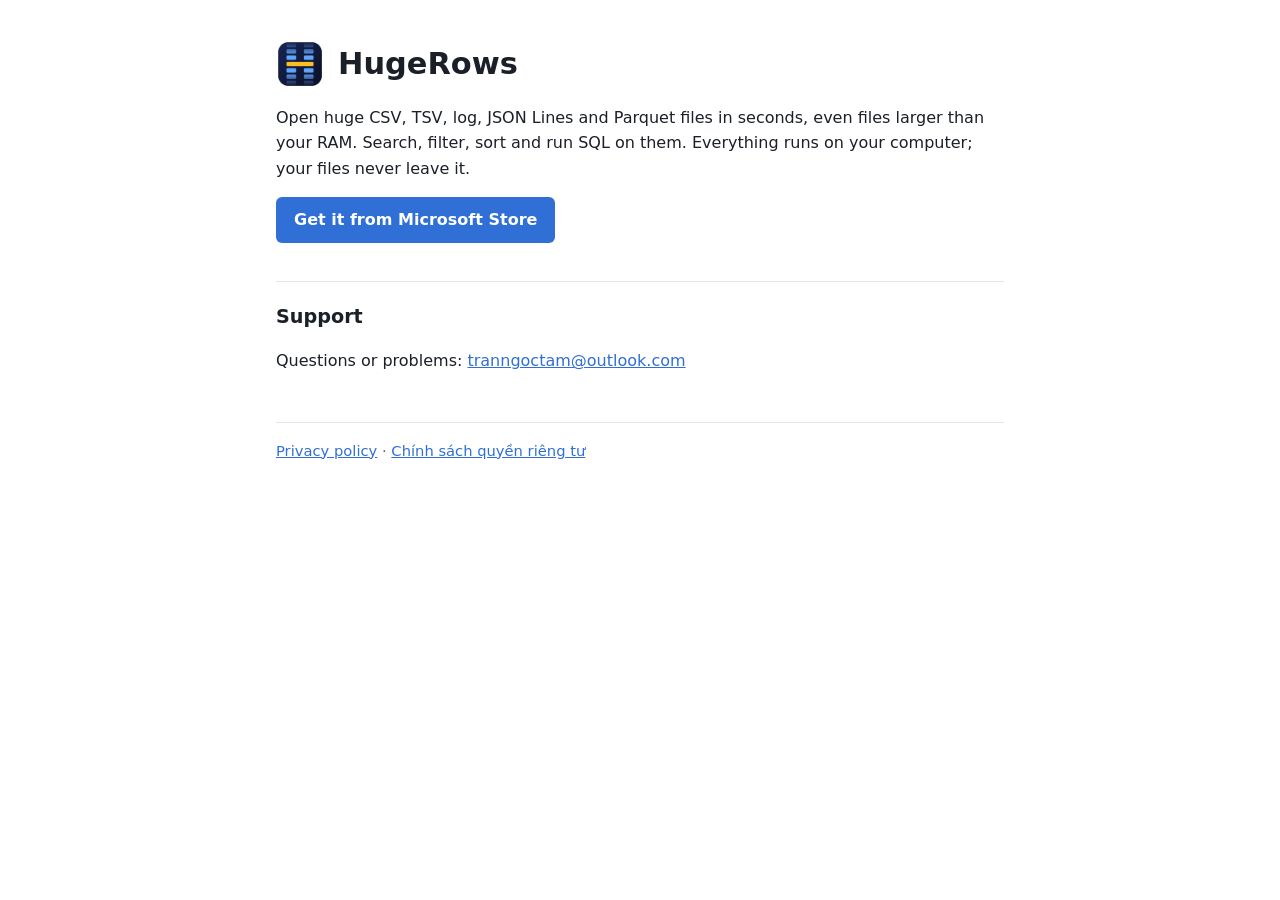
<file: index.html>
<!doctype html>
<html lang="en">
<head>
<meta charset="utf-8">
<meta name="viewport" content="width=device-width, initial-scale=1">
<title>HugeRows</title>
<meta name="description" content="Open huge CSV, log, JSON Lines and Parquet files in seconds. Fully offline.">
<link rel="icon" href="icon.png">
<link rel="stylesheet" href="style.css">
</head>
<body>
<main>
  <header><img src="icon.png" alt=""><h1>HugeRows</h1></header>
  <p>Open huge CSV, TSV, log, JSON Lines and Parquet files in seconds, even files larger than your RAM. Search, filter, sort and run SQL on them. Everything runs on your computer; your files never leave it.</p>
  <p><a class="button" href="https://apps.microsoft.com/detail/9PJZ8R4RGDF4">Get it from Microsoft Store</a></p>
  <h2>Support</h2>
  <p>Questions or problems: <a href="mailto:tranngoctam@outlook.com">tranngoctam@outlook.com</a></p>
  <footer><a href="privacy/">Privacy policy</a> · <a href="privacy/vi/">Chính sách quyền riêng tư</a></footer>
</main>
</body>
</html>
</file>
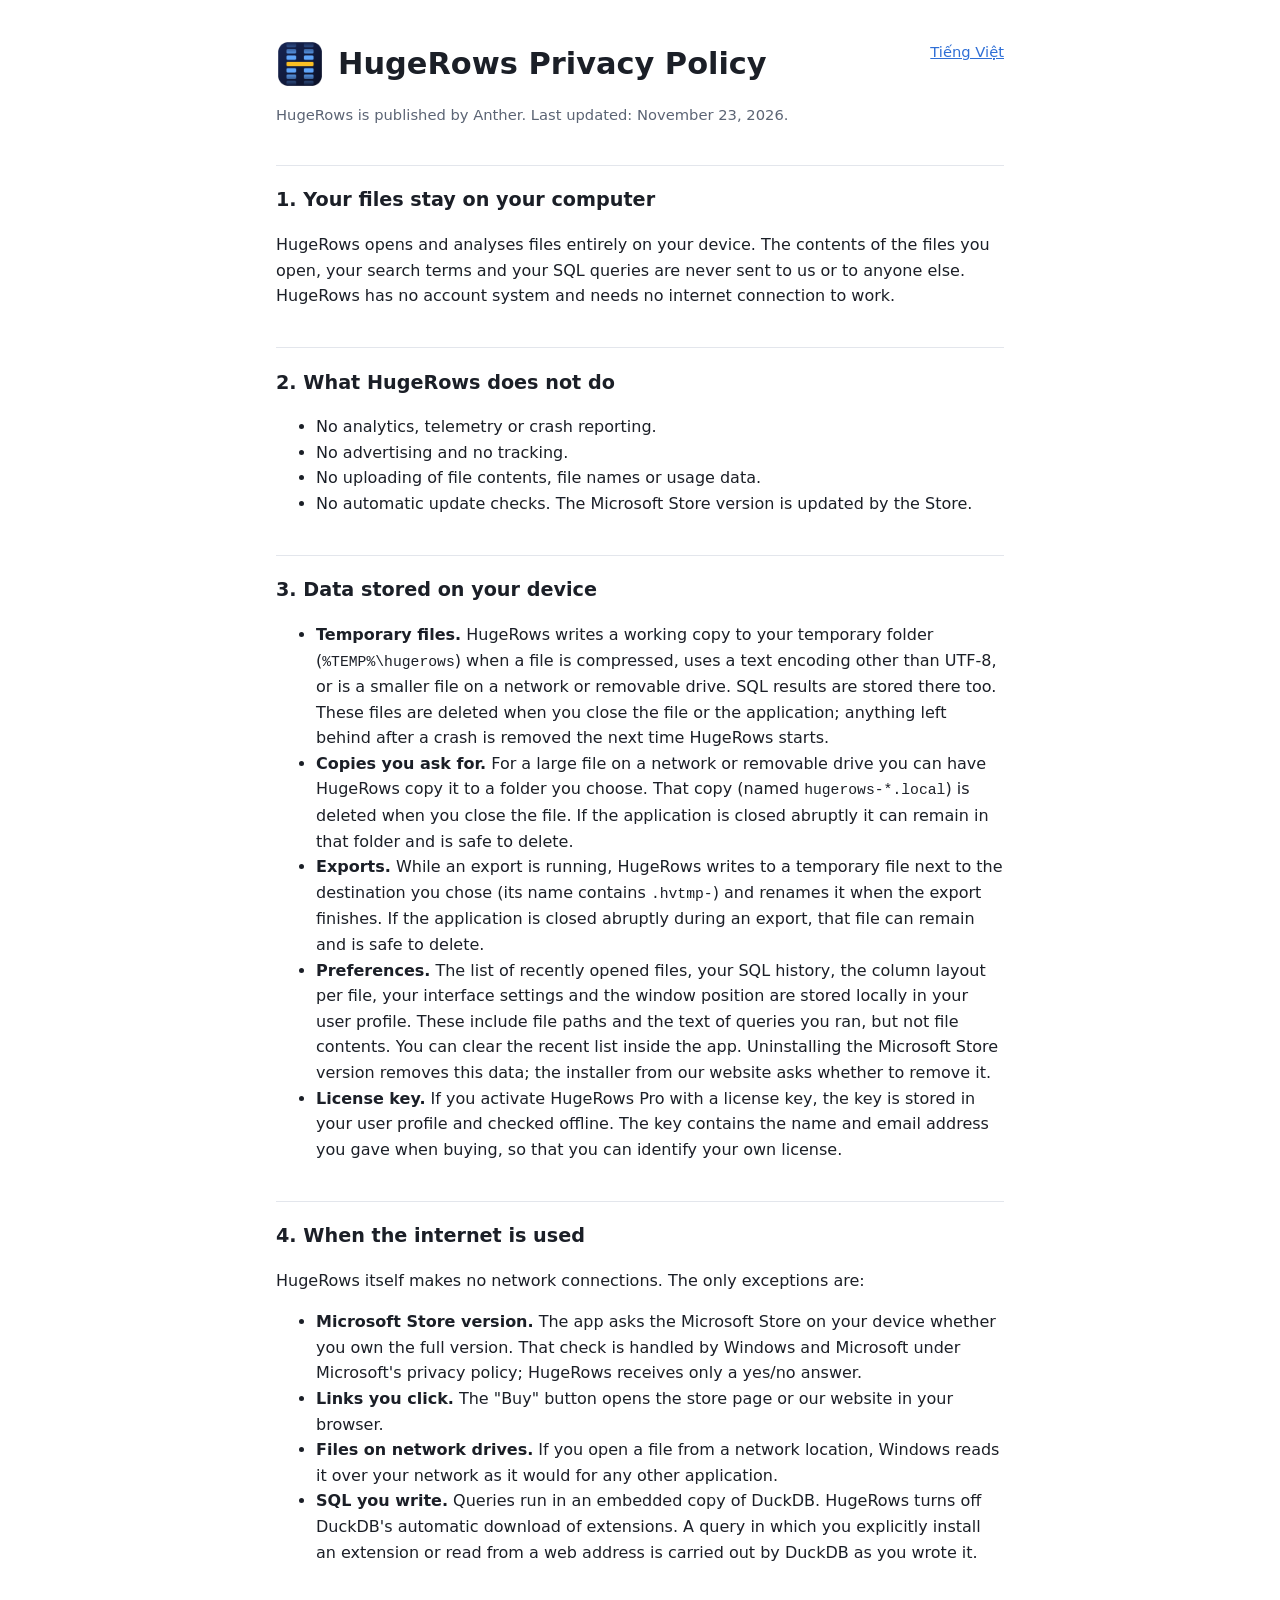
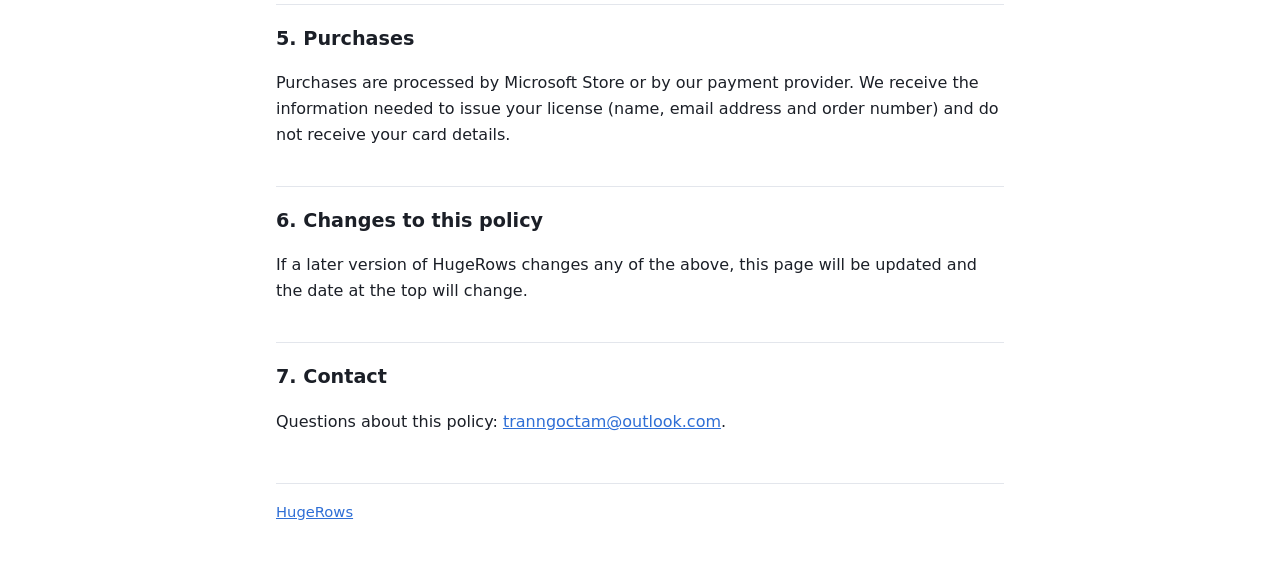
<file: privacy/index.html>
<!doctype html>
<html lang="en">
<head>
<meta charset="utf-8">
<meta name="viewport" content="width=device-width, initial-scale=1">
<title>HugeRows Privacy Policy</title>
<link rel="icon" href="../icon.png">
<link rel="stylesheet" href="../style.css">
</head>
<body>
<main>
  <a class="lang" href="vi/">Tiếng Việt</a>
  <header><img src="../icon.png" alt=""><h1>HugeRows Privacy Policy</h1></header>
  <p class="meta">HugeRows is published by Anther. Last updated: November 23, 2026.</p>

  <h2>1. Your files stay on your computer</h2>
  <p>HugeRows opens and analyses files entirely on your device. The contents of the files you open, your search terms and your SQL queries are never sent to us or to anyone else. HugeRows has no account system and needs no internet connection to work.</p>

  <h2>2. What HugeRows does not do</h2>
  <ul>
    <li>No analytics, telemetry or crash reporting.</li>
    <li>No advertising and no tracking.</li>
    <li>No uploading of file contents, file names or usage data.</li>
    <li>No automatic update checks. The Microsoft Store version is updated by the Store.</li>
  </ul>

  <h2>3. Data stored on your device</h2>
  <ul>
    <li><strong>Temporary files.</strong> HugeRows writes a working copy to your temporary folder (<code>%TEMP%\hugerows</code>) when a file is compressed, uses a text encoding other than UTF-8, or is a smaller file on a network or removable drive. SQL results are stored there too. These files are deleted when you close the file or the application; anything left behind after a crash is removed the next time HugeRows starts.</li>
    <li><strong>Copies you ask for.</strong> For a large file on a network or removable drive you can have HugeRows copy it to a folder you choose. That copy (named <code>hugerows-*.local</code>) is deleted when you close the file. If the application is closed abruptly it can remain in that folder and is safe to delete.</li>
    <li><strong>Exports.</strong> While an export is running, HugeRows writes to a temporary file next to the destination you chose (its name contains <code>.hvtmp-</code>) and renames it when the export finishes. If the application is closed abruptly during an export, that file can remain and is safe to delete.</li>
    <li><strong>Preferences.</strong> The list of recently opened files, your SQL history, the column layout per file, your interface settings and the window position are stored locally in your user profile. These include file paths and the text of queries you ran, but not file contents. You can clear the recent list inside the app. Uninstalling the Microsoft Store version removes this data; the installer from our website asks whether to remove it.</li>
    <li><strong>License key.</strong> If you activate HugeRows Pro with a license key, the key is stored in your user profile and checked offline. The key contains the name and email address you gave when buying, so that you can identify your own license.</li>
  </ul>

  <h2>4. When the internet is used</h2>
  <p>HugeRows itself makes no network connections. The only exceptions are:</p>
  <ul>
    <li><strong>Microsoft Store version.</strong> The app asks the Microsoft Store on your device whether you own the full version. That check is handled by Windows and Microsoft under Microsoft's privacy policy; HugeRows receives only a yes/no answer.</li>
    <li><strong>Links you click.</strong> The "Buy" button opens the store page or our website in your browser.</li>
    <li><strong>Files on network drives.</strong> If you open a file from a network location, Windows reads it over your network as it would for any other application.</li>
    <li><strong>SQL you write.</strong> Queries run in an embedded copy of DuckDB. HugeRows turns off DuckDB's automatic download of extensions. A query in which you explicitly install an extension or read from a web address is carried out by DuckDB as you wrote it.</li>
  </ul>

  <h2>5. Purchases</h2>
  <p>Purchases are processed by Microsoft Store or by our payment provider. We receive the information needed to issue your license (name, email address and order number) and do not receive your card details.</p>

  <h2>6. Changes to this policy</h2>
  <p>If a later version of HugeRows changes any of the above, this page will be updated and the date at the top will change.</p>

  <h2>7. Contact</h2>
  <p>Questions about this policy: <a href="mailto:tranngoctam@outlook.com">tranngoctam@outlook.com</a>.</p>

  <footer><a href="../">HugeRows</a></footer>
</main>
</body>
</html>
</file>
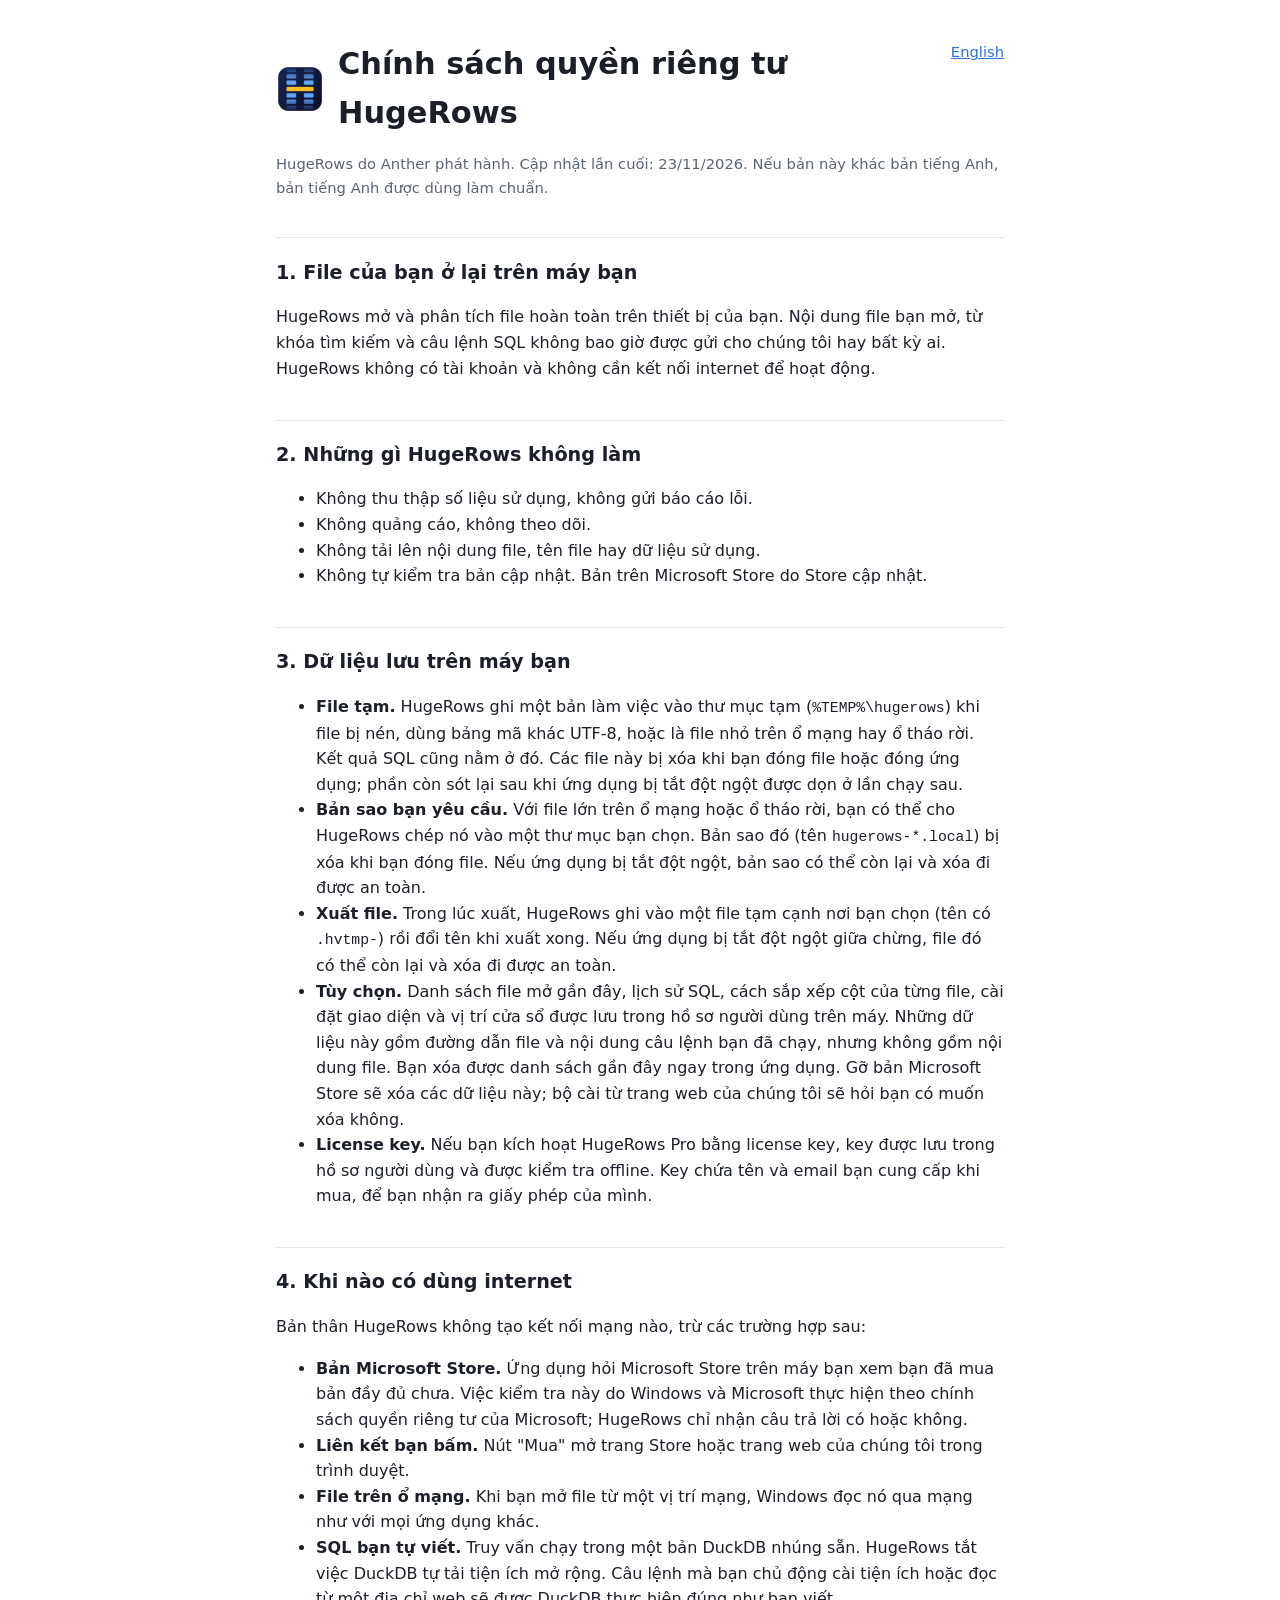
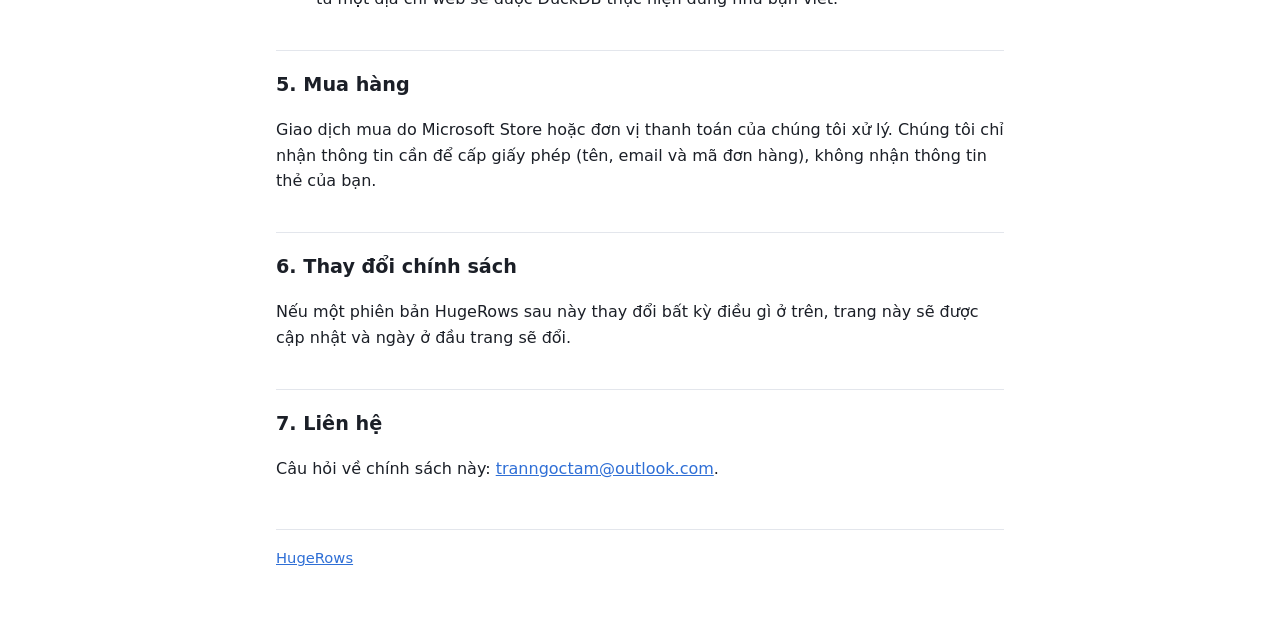
<file: privacy/vi/index.html>
<!doctype html>
<html lang="vi">
<head>
<meta charset="utf-8">
<meta name="viewport" content="width=device-width, initial-scale=1">
<title>Chính sách quyền riêng tư HugeRows</title>
<link rel="icon" href="../../icon.png">
<link rel="stylesheet" href="../../style.css">
</head>
<body>
<main>
  <a class="lang" href="../">English</a>
  <header><img src="../../icon.png" alt=""><h1>Chính sách quyền riêng tư HugeRows</h1></header>
  <p class="meta">HugeRows do Anther phát hành. Cập nhật lần cuối: 23/11/2026. Nếu bản này khác bản tiếng Anh, bản tiếng Anh được dùng làm chuẩn.</p>

  <h2>1. File của bạn ở lại trên máy bạn</h2>
  <p>HugeRows mở và phân tích file hoàn toàn trên thiết bị của bạn. Nội dung file bạn mở, từ khóa tìm kiếm và câu lệnh SQL không bao giờ được gửi cho chúng tôi hay bất kỳ ai. HugeRows không có tài khoản và không cần kết nối internet để hoạt động.</p>

  <h2>2. Những gì HugeRows không làm</h2>
  <ul>
    <li>Không thu thập số liệu sử dụng, không gửi báo cáo lỗi.</li>
    <li>Không quảng cáo, không theo dõi.</li>
    <li>Không tải lên nội dung file, tên file hay dữ liệu sử dụng.</li>
    <li>Không tự kiểm tra bản cập nhật. Bản trên Microsoft Store do Store cập nhật.</li>
  </ul>

  <h2>3. Dữ liệu lưu trên máy bạn</h2>
  <ul>
    <li><strong>File tạm.</strong> HugeRows ghi một bản làm việc vào thư mục tạm (<code>%TEMP%\hugerows</code>) khi file bị nén, dùng bảng mã khác UTF-8, hoặc là file nhỏ trên ổ mạng hay ổ tháo rời. Kết quả SQL cũng nằm ở đó. Các file này bị xóa khi bạn đóng file hoặc đóng ứng dụng; phần còn sót lại sau khi ứng dụng bị tắt đột ngột được dọn ở lần chạy sau.</li>
    <li><strong>Bản sao bạn yêu cầu.</strong> Với file lớn trên ổ mạng hoặc ổ tháo rời, bạn có thể cho HugeRows chép nó vào một thư mục bạn chọn. Bản sao đó (tên <code>hugerows-*.local</code>) bị xóa khi bạn đóng file. Nếu ứng dụng bị tắt đột ngột, bản sao có thể còn lại và xóa đi được an toàn.</li>
    <li><strong>Xuất file.</strong> Trong lúc xuất, HugeRows ghi vào một file tạm cạnh nơi bạn chọn (tên có <code>.hvtmp-</code>) rồi đổi tên khi xuất xong. Nếu ứng dụng bị tắt đột ngột giữa chừng, file đó có thể còn lại và xóa đi được an toàn.</li>
    <li><strong>Tùy chọn.</strong> Danh sách file mở gần đây, lịch sử SQL, cách sắp xếp cột của từng file, cài đặt giao diện và vị trí cửa sổ được lưu trong hồ sơ người dùng trên máy. Những dữ liệu này gồm đường dẫn file và nội dung câu lệnh bạn đã chạy, nhưng không gồm nội dung file. Bạn xóa được danh sách gần đây ngay trong ứng dụng. Gỡ bản Microsoft Store sẽ xóa các dữ liệu này; bộ cài từ trang web của chúng tôi sẽ hỏi bạn có muốn xóa không.</li>
    <li><strong>License key.</strong> Nếu bạn kích hoạt HugeRows Pro bằng license key, key được lưu trong hồ sơ người dùng và được kiểm tra offline. Key chứa tên và email bạn cung cấp khi mua, để bạn nhận ra giấy phép của mình.</li>
  </ul>

  <h2>4. Khi nào có dùng internet</h2>
  <p>Bản thân HugeRows không tạo kết nối mạng nào, trừ các trường hợp sau:</p>
  <ul>
    <li><strong>Bản Microsoft Store.</strong> Ứng dụng hỏi Microsoft Store trên máy bạn xem bạn đã mua bản đầy đủ chưa. Việc kiểm tra này do Windows và Microsoft thực hiện theo chính sách quyền riêng tư của Microsoft; HugeRows chỉ nhận câu trả lời có hoặc không.</li>
    <li><strong>Liên kết bạn bấm.</strong> Nút "Mua" mở trang Store hoặc trang web của chúng tôi trong trình duyệt.</li>
    <li><strong>File trên ổ mạng.</strong> Khi bạn mở file từ một vị trí mạng, Windows đọc nó qua mạng như với mọi ứng dụng khác.</li>
    <li><strong>SQL bạn tự viết.</strong> Truy vấn chạy trong một bản DuckDB nhúng sẵn. HugeRows tắt việc DuckDB tự tải tiện ích mở rộng. Câu lệnh mà bạn chủ động cài tiện ích hoặc đọc từ một địa chỉ web sẽ được DuckDB thực hiện đúng như bạn viết.</li>
  </ul>

  <h2>5. Mua hàng</h2>
  <p>Giao dịch mua do Microsoft Store hoặc đơn vị thanh toán của chúng tôi xử lý. Chúng tôi chỉ nhận thông tin cần để cấp giấy phép (tên, email và mã đơn hàng), không nhận thông tin thẻ của bạn.</p>

  <h2>6. Thay đổi chính sách</h2>
  <p>Nếu một phiên bản HugeRows sau này thay đổi bất kỳ điều gì ở trên, trang này sẽ được cập nhật và ngày ở đầu trang sẽ đổi.</p>

  <h2>7. Liên hệ</h2>
  <p>Câu hỏi về chính sách này: <a href="mailto:tranngoctam@outlook.com">tranngoctam@outlook.com</a>.</p>

  <footer><a href="../../">HugeRows</a></footer>
</main>
</body>
</html>
</file>
<file: style.css>
:root {
  --bg: #ffffff;
  --fg: #1b1f27;
  --muted: #5b6474;
  --accent: #2f6fd6;
  --line: #e3e6ec;
}
@media (prefers-color-scheme: dark) {
  :root {
    --bg: #14171d;
    --fg: #e6e9ef;
    --muted: #9aa3b2;
    --accent: #7fb0ff;
    --line: #2a2f39;
  }
}
* { box-sizing: border-box; }
body {
  margin: 0;
  background: var(--bg);
  color: var(--fg);
  font: 16px/1.6 "Segoe UI", system-ui, -apple-system, sans-serif;
}
main { max-width: 760px; margin: 0 auto; padding: 40px 16px 64px; }
header { display: flex; align-items: center; gap: 14px; margin-bottom: 8px; }
header img { width: 48px; height: 48px; }
h1 { font-size: 1.9rem; margin: 0; }
h2 { font-size: 1.2rem; margin-top: 2em; padding-top: 1em; border-top: 1px solid var(--line); }
a { color: var(--accent); }
.meta, footer { color: var(--muted); font-size: 0.92rem; }
.lang { float: right; font-size: 0.92rem; }
.button {
  display: inline-block;
  padding: 10px 18px;
  border-radius: 6px;
  background: var(--accent);
  color: var(--bg);
  text-decoration: none;
  font-weight: 600;
}
code { font-family: Consolas, "Cascadia Mono", monospace; font-size: 0.92em; }
footer { margin-top: 48px; padding-top: 16px; border-top: 1px solid var(--line); }
</file>
